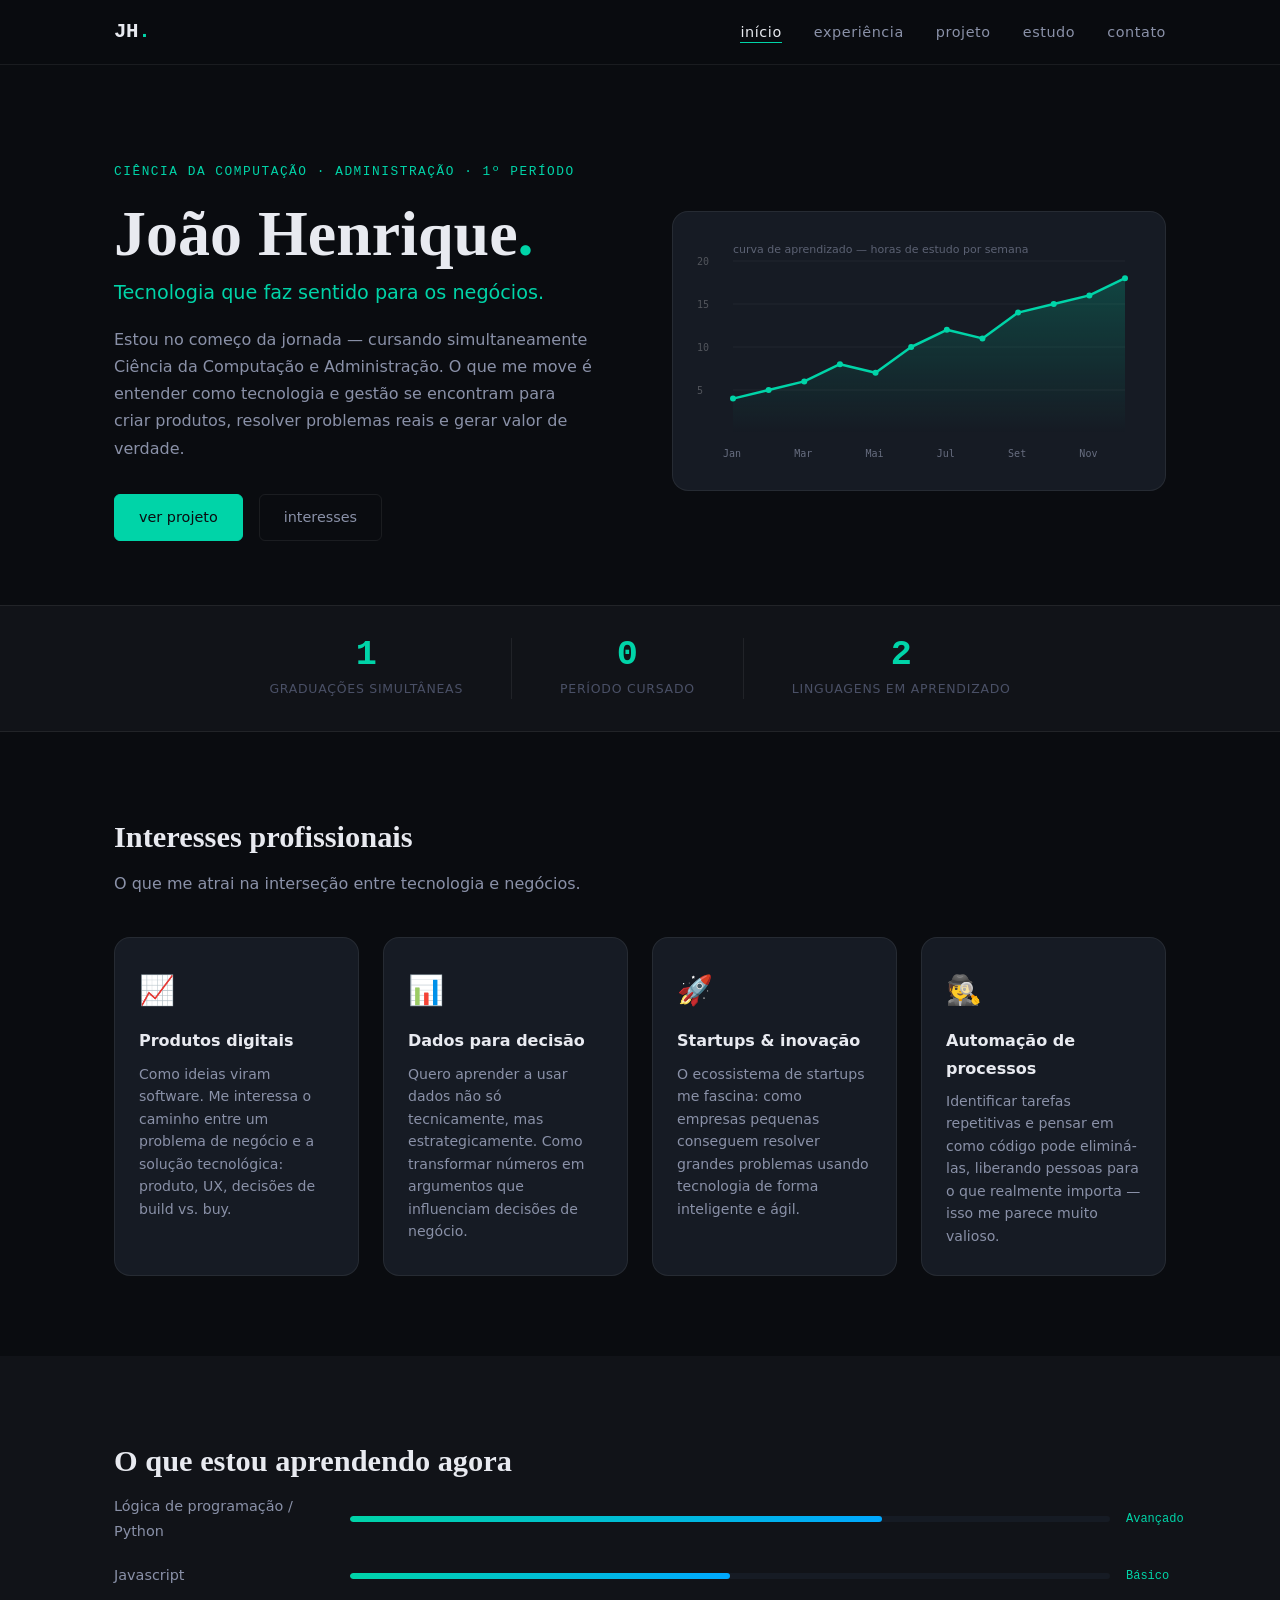
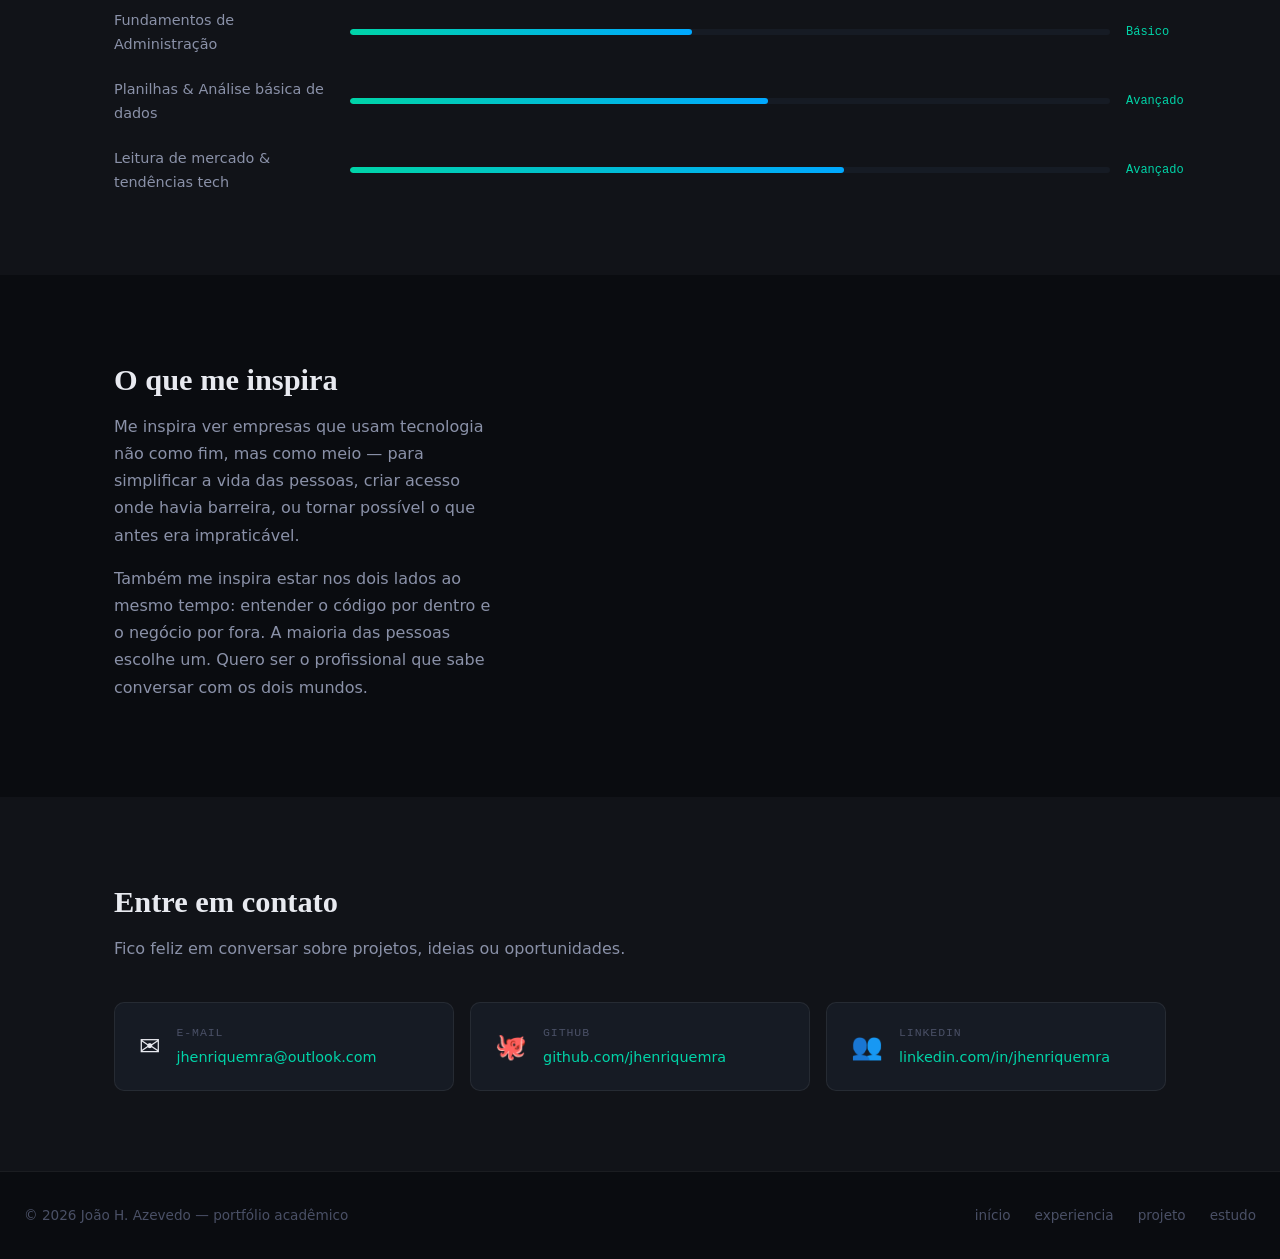
<file: index.html>
<!DOCTYPE html>
<html lang="pt-BR">
<head>
  <meta charset="UTF-8" />
  <meta name="viewport" content="width=device-width, initial-scale=1.0" />
  <title>Portfólio — Tecnologia & Negócios</title>
  <link rel="stylesheet" href="style.css" />
</head>
<body>

  <header class="site-header">
    <nav class="nav-container">
      <a href="index.html" class="nav-logo">JH<span class="accent">.</span></a>
      <ul class="nav-links">
        <li><a href="index.html" class="nav-link active">início</a></li>
        <li><a href="experiencia.html" class="nav-link">experiência</a></li>
        <li><a href="projeto.html" class="nav-link">projeto</a></li>
        <li><a href="links.html" class="nav-link">estudo</a></li>
        <li><a href="#contato" class="nav-link">contato</a></li>
      </ul>
      <button class="menu-toggle" id="menuToggle" aria-label="Abrir menu">&#9776;</button>
    </nav>
  </header>

  <main>

    <section class="hero">
      <div class="hero-content">
        <p class="hero-eyebrow">Ciência da Computação · Administração · 1º período</p>
        <h1 class="hero-title">João Henrique<span class="accent">.</span></h1>
        <p class="hero-subtitle">Tecnologia que faz sentido para os negócios.</p>
        <p class="hero-desc">
          Estou no começo da jornada — cursando simultaneamente Ciência da Computação
          e Administração. O que me move é entender como tecnologia e gestão se encontram
          para criar produtos, resolver problemas reais e gerar valor de verdade.
        </p>
        <div class="hero-cta">
          <a href="projeto.html" class="btn btn-primary">ver projeto</a>
          <a href="#interesses" class="btn btn-ghost">interesses</a>
        </div>
      </div>
      <div class="hero-chart" aria-hidden="true">
        <canvas id="heroChart"></canvas>
      </div>
    </section>

    <section class="stats-strip">
      <div class="stat-item">
        <span class="stat-number" data-target="2">0</span>
        <span class="stat-label">graduações simultâneas</span>
      </div>
      <div class="stat-item">
        <span class="stat-number" data-target="1">0</span>
        <span class="stat-label">período cursado</span>
      </div>
      <div class="stat-item">
        <span class="stat-number" data-target="3">0</span>
        <span class="stat-label">linguagens em aprendizado</span>
      </div>
    </section>

    <section class="section" id="interesses">
      <div class="section-inner">
        <h2 class="section-title">Interesses profissionais</h2>
        <p class="section-sub">O que me atrai na interseção entre tecnologia e negócios.</p>

        <div class="interests-grid">
          <article class="interest-card">
            <div class="interest-icon">&#128200;</div>
            <h3>Produtos digitais</h3>
            <p>Como ideias viram software. Me interessa o caminho entre um problema de negócio e a solução tecnológica: produto, UX, decisões de build vs. buy.</p>
          </article>
          <article class="interest-card">
            <div class="interest-icon">&#128202;</div>
            <h3>Dados para decisão</h3>
            <p>Quero aprender a usar dados não só tecnicamente, mas estrategicamente. Como transformar números em argumentos que influenciam decisões de negócio.</p>
          </article>
          <article class="interest-card">
            <div class="interest-icon">&#128640;</div>
            <h3>Startups & inovação</h3>
            <p>O ecossistema de startups me fascina: como empresas pequenas conseguem resolver grandes problemas usando tecnologia de forma inteligente e ágil.</p>
          </article>
          <article class="interest-card">
            <div class="interest-icon">&#128373;</div>
            <h3>Automação de processos</h3>
            <p>Identificar tarefas repetitivas e pensar em como código pode eliminá-las, liberando pessoas para o que realmente importa — isso me parece muito valioso.</p>
          </article>
        </div>
      </div>
    </section>

    <section class="section section-alt">
      <div class="section-inner">
        <h2 class="section-title">O que estou aprendendo agora</h2>

        <div class="skills-list">
          <div class="skill-row">
            <span class="skill-name">Lógica de programação / Python</span>
            <div class="skill-bar-wrap">
              <div class="skill-bar" data-width="70"></div>
            </div>
            <span class="skill-pct">Avançado</span>
          </div>
          <div class="skill-row">
            <span class="skill-name">Javascript</span>
            <div class="skill-bar-wrap">
              <div class="skill-bar" data-width="50"></div>
            </div>
            <span class="skill-pct">Básico</span>
          </div>
          <div class="skill-row">
            <span class="skill-name">Fundamentos de Administração</span>
            <div class="skill-bar-wrap">
              <div class="skill-bar" data-width="45"></div>
            </div>
            <span class="skill-pct">Básico</span>
          </div>
          <div class="skill-row">
            <span class="skill-name">Planilhas &amp; Análise básica de dados</span>
            <div class="skill-bar-wrap">
              <div class="skill-bar" data-width="55"></div>
            </div>
            <span class="skill-pct">Avançado</span>
          </div>
          <div class="skill-row">
            <span class="skill-name">Leitura de mercado &amp; tendências tech</span>
            <div class="skill-bar-wrap">
              <div class="skill-bar" data-width="65"></div>
            </div>
            <span class="skill-pct">Avançado</span>
          </div>
        </div>
      </div>
    </section>

    <section class="section" id="inspiracao">
      <div class="section-inner">
        <h2 class="section-title">O que me inspira</h2>
        <div class="inspiration-grid">
          <div class="inspo-text">
            <p>
              Me inspira ver empresas que usam tecnologia não como fim, mas como meio —
              para simplificar a vida das pessoas, criar acesso onde havia barreira,
              ou tornar possível o que antes era impraticável.
            </p>
            <p>
              Também me inspira estar nos dois lados ao mesmo tempo: entender o código
              por dentro e o negócio por fora. A maioria das pessoas escolhe um.
              Quero ser o profissional que sabe conversar com os dois mundos.
            </p>
          </div>
        </div>
      </div>
    </section>

  </main>

  <section class="section section-alt" id="contato">
    <div class="section-inner">
      <h2 class="section-title">Entre em contato</h2>
      <p class="section-sub">Fico feliz em conversar sobre projetos, ideias ou oportunidades.</p>
      <div class="contact-grid">
        <a href="mailto:seuemail@email.com" class="contact-card">
          <div class="contact-icon">&#9993;</div>
          <div class="contact-info">
            <span class="contact-label">E-mail</span>
            <span class="contact-value">jhenriquemra@outlook.com</span>
          </div>
        </a>
        <a href="https://github.com/seuusuario" target="_blank" rel="noopener noreferrer" class="contact-card">
          <div class="contact-icon">&#128025;</div>
          <div class="contact-info">
            <span class="contact-label">GitHub</span>
            <span class="contact-value">github.com/jhenriquemra</span>
          </div>
        </a>
        <a href="https://linkedin.com/in/seuusuario" target="_blank" rel="noopener noreferrer" class="contact-card">
          <div class="contact-icon">&#128101;</div>
          <div class="contact-info">
            <span class="contact-label">LinkedIn</span>
            <span class="contact-value">linkedin.com/in/jhenriquemra</span>
          </div>
        </a>
      </div>
    </div>
  </section>

  <footer class="site-footer">
    <p>&copy; 2026 João H. Azevedo &mdash; portfólio acadêmico</p>
    <nav aria-label="Rodapé">
      <a href="index.html">início</a>
      <a href="experiencia.html">experiencia</a>
      <a href="projeto.html">projeto</a>
      <a href="links.html">estudo</a>
    </nav>
  </footer>

  <script src="main.js"></script>
</body>
</html>
</file>
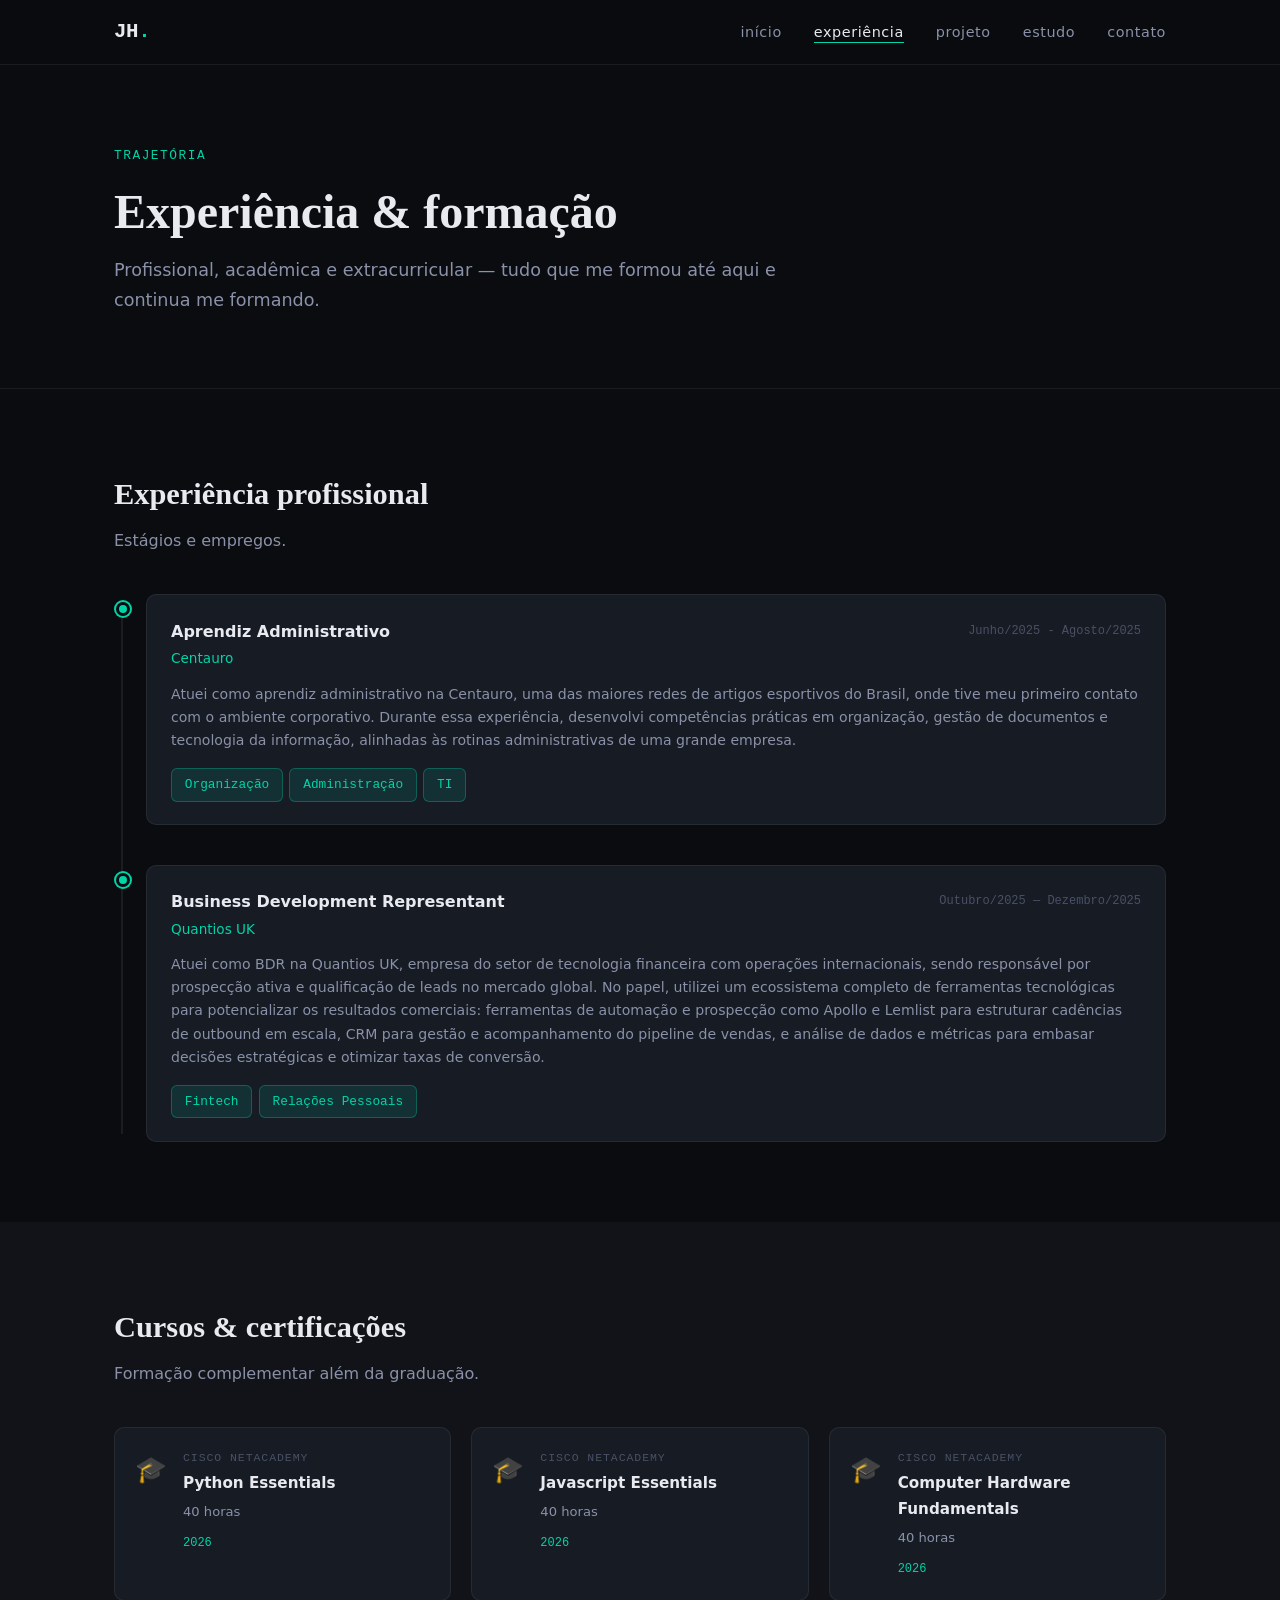
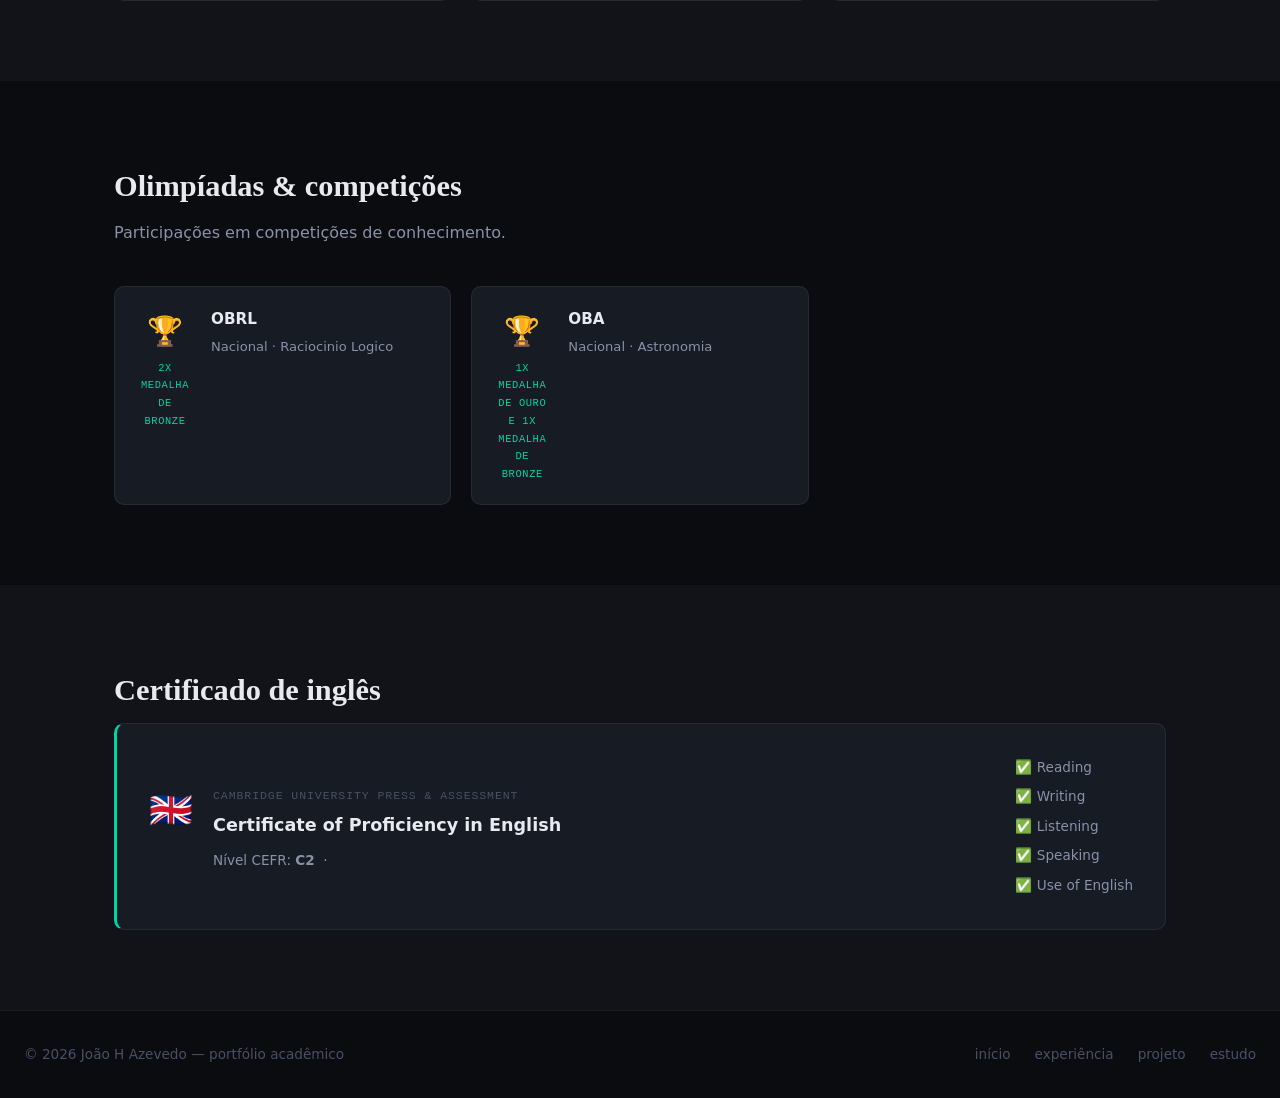
<file: experiencia.html>
<!DOCTYPE html>
<html lang="pt-BR">
<head>
  <meta charset="UTF-8" />
  <meta name="viewport" content="width=device-width, initial-scale=1.0" />
  <title>Experiência — Portfólio</title>
  <link rel="stylesheet" href="style.css" />
</head>
<body>

  <header class="site-header">
    <nav class="nav-container">
      <a href="index.html" class="nav-logo">JH<span class="accent">.</span></a>
      <ul class="nav-links">
        <li><a href="index.html" class="nav-link">início</a></li>
        <li><a href="experiencia.html" class="nav-link active">experiência</a></li>
        <li><a href="projeto.html" class="nav-link">projeto</a></li>
        <li><a href="links.html" class="nav-link">estudo</a></li>
        <li><a href="index.html#contato" class="nav-link">contato</a></li>
      </ul>
      <button class="menu-toggle" id="menuToggle" aria-label="Abrir menu">&#9776;</button>
    </nav>
  </header>

  <main>

    <section class="page-hero">
      <div class="section-inner">
        <p class="hero-eyebrow">Trajetória</p>
        <h1 class="page-title">Experiência &amp; formação</h1>
        <p class="page-lead">
          Profissional, acadêmica e extracurricular — tudo que me formou
          até aqui e continua me formando.
        </p>
      </div>
    </section>

    <section class="section">
      <div class="section-inner">
        <h2 class="section-title">Experiência profissional</h2>
        <p class="section-sub">Estágios e empregos.</p>

        <div class="timeline">

          <article class="timeline-item">
            <div class="timeline-marker"></div>
            <div class="timeline-body">
              <div class="timeline-header">
                <div>
                  <h3 class="timeline-role">Aprendiz Administrativo</h3>
                  <span class="timeline-org">Centauro</span>
                </div>
                <span class="timeline-period">Junho/2025 - Agosto/2025</span>
              </div>
              <p class="timeline-desc">
                Atuei como aprendiz administrativo na Centauro, uma das maiores redes de artigos esportivos do Brasil, onde tive meu primeiro contato com o ambiente corporativo. Durante essa experiência, desenvolvi competências práticas em organização, gestão de documentos e tecnologia da informação, alinhadas às rotinas administrativas de uma grande empresa.
              </p>
              <div class="timeline-tags">
                <span class="tag">Organização</span>
                <span class="tag">Administração</span>
                <span class="tag">TI</span>
              </div>
            </div>
          </article>

          <article class="timeline-item">
            <div class="timeline-marker"></div>
            <div class="timeline-body">
              <div class="timeline-header">
                <div>
                  <h3 class="timeline-role">Business Development Representant</h3>
                  <span class="timeline-org">Quantios UK</span>
                </div>
                <span class="timeline-period">Outubro/2025 — Dezembro/2025</span>
              </div>
              <p class="timeline-desc">
                Atuei como BDR na Quantios UK, empresa do setor de tecnologia financeira com operações internacionais, sendo responsável por prospecção ativa e qualificação de leads no mercado global. No papel, utilizei um ecossistema completo de ferramentas tecnológicas para potencializar os resultados comerciais: ferramentas de automação e prospecção como Apollo e Lemlist para estruturar cadências de outbound em escala, CRM para gestão e acompanhamento do pipeline de vendas, e análise de dados e métricas para embasar decisões estratégicas e otimizar taxas de conversão.
              </p>
              <div class="timeline-tags">
                <span class="tag">Fintech</span>
                <span class="tag">Relações Pessoais</span>
              </div>
            </div>
          </article>

        </div>
      </div>
    </section>

    <section class="section section-alt">
      <div class="section-inner">
        <h2 class="section-title">Cursos &amp; certificações</h2>
        <p class="section-sub">Formação complementar além da graduação.</p>

        <div class="cards-grid">

          <article class="cert-card">
            <div class="cert-icon">&#127891;</div>
            <div class="cert-body">
              <span class="cert-issuer">Cisco NetAcademy</span>
              <h3 class="cert-name">Python Essentials</h3>
              <p class="cert-detail">40 horas</p>
              <span class="cert-year">2026</span>
            </div>
          </article>

          <article class="cert-card">
            <div class="cert-icon">&#127891;</div>
            <div class="cert-body">
              <span class="cert-issuer">Cisco NetAcademy</span>
              <h3 class="cert-name">Javascript Essentials</h3>
              <p class="cert-detail">40 horas</p>
              <span class="cert-year">2026</span>
            </div>
          </article>

          <article class="cert-card">
            <div class="cert-icon">&#127891;</div>
            <div class="cert-body">
              <span class="cert-issuer">Cisco NetAcademy</span>
              <h3 class="cert-name">Computer Hardware Fundamentals</h3>
              <p class="cert-detail">40 horas</p>
              <span class="cert-year">2026</span>
            </div>
          </article>

        </div>
      </div>
    </section>

    <section class="section">
      <div class="section-inner">
        <h2 class="section-title">Olimpíadas &amp; competições</h2>
        <p class="section-sub">Participações em competições de conhecimento.</p>

        <div class="cards-grid">

          <article class="award-card">
            <div class="award-badge">
              <span class="award-medal">&#127942;</span>
              <span class="award-result">2x Medalha de bronze</span>
            </div>
            <div class="award-body">
              <h3 class="award-name">OBRL</h3>
              <p class="award-detail">Nacional · Raciocinio Logico</p>
            </div>
          </article>

          <article class="award-card">
            <div class="award-badge">
              <span class="award-medal">&#127942;</span>
              <span class="award-result">1x Medalha de ouro e 1x Medalha de bronze</span>
            </div>
            <div class="award-body">
              <h3 class="award-name">OBA</h3>
              <p class="award-detail">Nacional · Astronomia</p>
            </div>
          </article>

        </div>
      </div>
    </section>

    <section class="section section-alt">
      <div class="section-inner">
        <h2 class="section-title">Certificado de inglês</h2>

        <div class="cambridge-card">
          <div class="cambridge-left">
            <div class="cambridge-logo">&#127468;&#127463;</div>
            <div>
              <span class="cert-issuer">Cambridge University Press &amp; Assessment</span>
              <h3 class="cambridge-cert">Certificate of Proficiency in English</h3>
              <p class="cambridge-detail">
                Nível CEFR: <strong>C2</strong> &nbsp;·&nbsp
              </p>
            </div>
          </div>
          <div class="cambridge-right">
            <ul class="checklist">
              <li>&#9989; Reading</li>
              <li>&#9989; Writing</li>
              <li>&#9989; Listening</li>
              <li>&#9989; Speaking</li>
              <li>&#9989; Use of English</li>
            </ul>
          </div>
        </div>

      </div>
    </section>

  </main>

  <footer class="site-footer">
    <p>&copy; 2026 João H Azevedo &mdash; portfólio acadêmico</p>
    <nav aria-label="Rodapé">
      <a href="index.html">início</a>
      <a href="experiencia.html">experiência</a>
      <a href="projeto.html">projeto</a>
      <a href="links.html">estudo</a>
    </nav>
  </footer>

  <script src="main.js"></script>
</body>
</html>
</file>
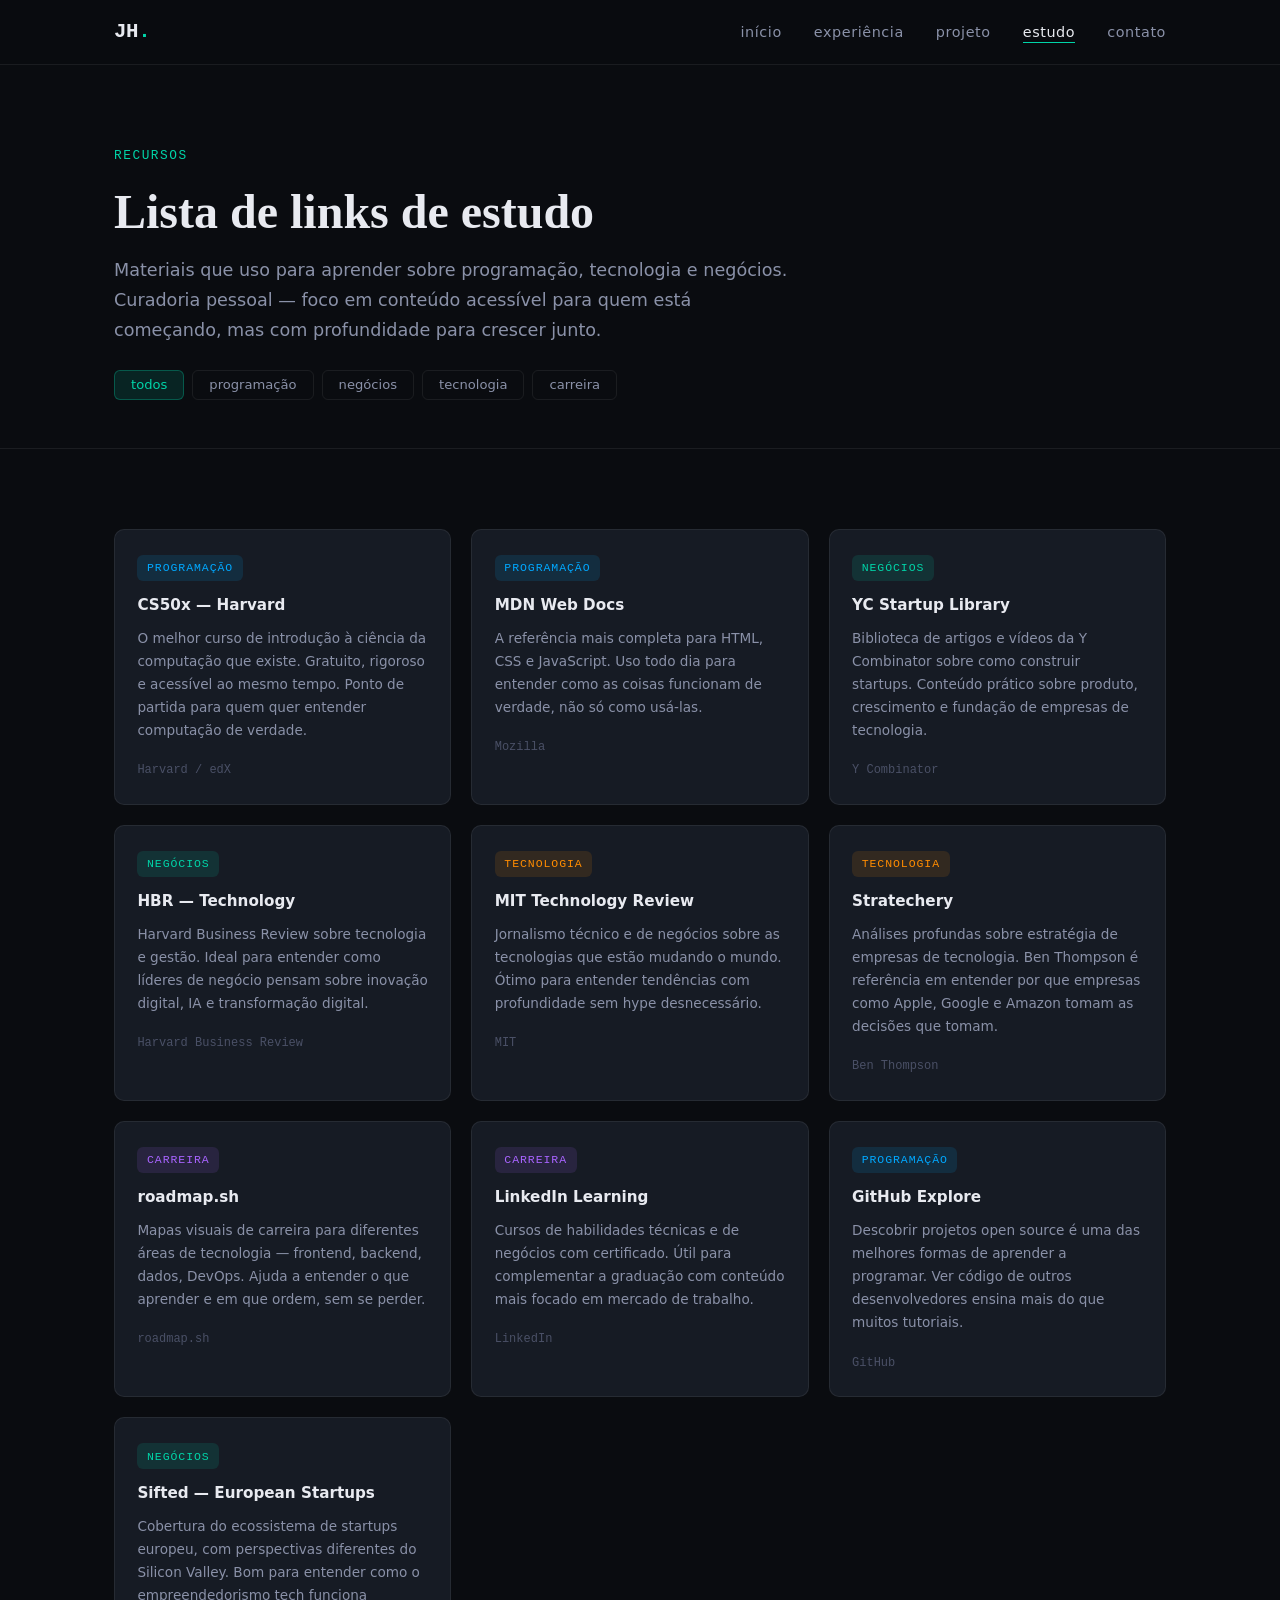
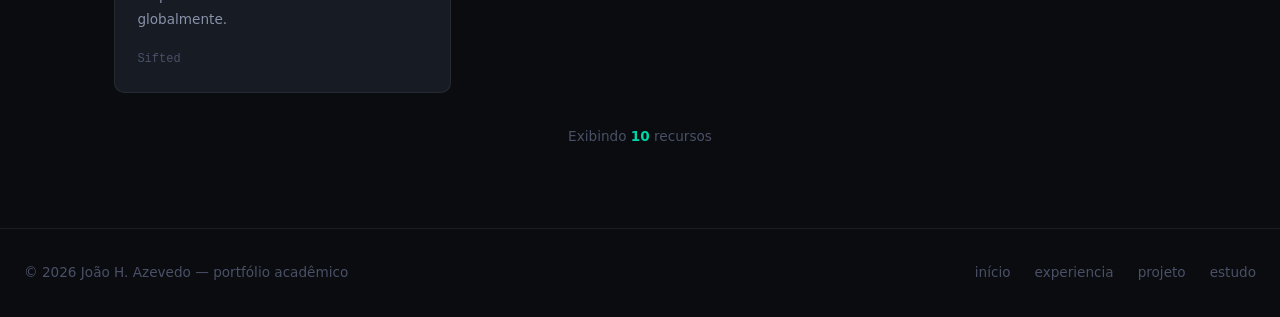
<file: links.html>
<!DOCTYPE html>
<html lang="pt-BR">
<head>
  <meta charset="UTF-8" />
  <meta name="viewport" content="width=device-width, initial-scale=1.0" />
  <title>Links de Estudo — Tecnologia & Negócios</title>
  <link rel="stylesheet" href="style.css" />
</head>
<body>

  <header class="site-header">
    <nav class="nav-container">
      <a href="index.html" class="nav-logo">JH<span class="accent">.</span></a>
      <ul class="nav-links">
        <li><a href="index.html" class="nav-link">início</a></li>
        <li><a href="experiencia.html" class="nav-link">experiência</a></li>
        <li><a href="projeto.html" class="nav-link">projeto</a></li>
        <li><a href="links.html" class="nav-link active">estudo</a></li>
        <li><a href="index.html#contato" class="nav-link">contato</a></li>
      </ul>
      <button class="menu-toggle" id="menuToggle" aria-label="Abrir menu">&#9776;</button>
    </nav>
  </header>

  <main>

    <section class="page-hero">
      <div class="section-inner">
        <p class="hero-eyebrow">Recursos</p>
        <h1 class="page-title">Lista de links de estudo</h1>
        <p class="page-lead">
          Materiais que uso para aprender sobre programação, tecnologia e negócios.
          Curadoria pessoal — foco em conteúdo acessível para quem está começando,
          mas com profundidade para crescer junto.
        </p>
        <div class="filter-bar" role="group" aria-label="Filtrar por categoria">
          <button class="filter-btn active" data-filter="all">todos</button>
          <button class="filter-btn" data-filter="prog">programação</button>
          <button class="filter-btn" data-filter="negocios">negócios</button>
          <button class="filter-btn" data-filter="tech">tecnologia</button>
          <button class="filter-btn" data-filter="carreira">carreira</button>
        </div>
      </div>
    </section>

    <section class="section">
      <div class="section-inner">
        <div class="links-grid" id="linksGrid">

          <article class="link-card" data-cat="prog">
            <div class="link-cat-badge prog">programação</div>
            <h3><a href="https://cs50.harvard.edu/x/" target="_blank" rel="noopener noreferrer">CS50x — Harvard</a></h3>
            <p>O melhor curso de introdução à ciência da computação que existe. Gratuito, rigoroso e acessível ao mesmo tempo. Ponto de partida para quem quer entender computação de verdade.</p>
            <span class="link-source">Harvard / edX</span>
          </article>

          <article class="link-card" data-cat="prog">
            <div class="link-cat-badge prog">programação</div>
            <h3><a href="https://developer.mozilla.org/pt-BR/" target="_blank" rel="noopener noreferrer">MDN Web Docs</a></h3>
            <p>A referência mais completa para HTML, CSS e JavaScript. Uso todo dia para entender como as coisas funcionam de verdade, não só como usá-las.</p>
            <span class="link-source">Mozilla</span>
          </article>

          <article class="link-card" data-cat="negocios">
            <div class="link-cat-badge negocios">negócios</div>
            <h3><a href="https://www.ycombinator.com/library" target="_blank" rel="noopener noreferrer">YC Startup Library</a></h3>
            <p>Biblioteca de artigos e vídeos da Y Combinator sobre como construir startups. Conteúdo prático sobre produto, crescimento e fundação de empresas de tecnologia.</p>
            <span class="link-source">Y Combinator</span>
          </article>

          <article class="link-card" data-cat="negocios">
            <div class="link-cat-badge negocios">negócios</div>
            <h3><a href="https://hbr.org/topic/technology" target="_blank" rel="noopener noreferrer">HBR — Technology</a></h3>
            <p>Harvard Business Review sobre tecnologia e gestão. Ideal para entender como líderes de negócio pensam sobre inovação digital, IA e transformação digital.</p>
            <span class="link-source">Harvard Business Review</span>
          </article>

          <article class="link-card" data-cat="tech">
            <div class="link-cat-badge tech">tecnologia</div>
            <h3><a href="https://www.technologyreview.com" target="_blank" rel="noopener noreferrer">MIT Technology Review</a></h3>
            <p>Jornalismo técnico e de negócios sobre as tecnologias que estão mudando o mundo. Ótimo para entender tendências com profundidade sem hype desnecessário.</p>
            <span class="link-source">MIT</span>
          </article>

          <article class="link-card" data-cat="tech">
            <div class="link-cat-badge tech">tecnologia</div>
            <h3><a href="https://stratechery.com" target="_blank" rel="noopener noreferrer">Stratechery</a></h3>
            <p>Análises profundas sobre estratégia de empresas de tecnologia. Ben Thompson é referência em entender por que empresas como Apple, Google e Amazon tomam as decisões que tomam.</p>
            <span class="link-source">Ben Thompson</span>
          </article>

          <article class="link-card" data-cat="carreira">
            <div class="link-cat-badge carreira">carreira</div>
            <h3><a href="https://roadmap.sh" target="_blank" rel="noopener noreferrer">roadmap.sh</a></h3>
            <p>Mapas visuais de carreira para diferentes áreas de tecnologia — frontend, backend, dados, DevOps. Ajuda a entender o que aprender e em que ordem, sem se perder.</p>
            <span class="link-source">roadmap.sh</span>
          </article>

          <article class="link-card" data-cat="carreira">
            <div class="link-cat-badge carreira">carreira</div>
            <h3><a href="https://www.linkedin.com/learning/" target="_blank" rel="noopener noreferrer">LinkedIn Learning</a></h3>
            <p>Cursos de habilidades técnicas e de negócios com certificado. Útil para complementar a graduação com conteúdo mais focado em mercado de trabalho.</p>
            <span class="link-source">LinkedIn</span>
          </article>

          <article class="link-card" data-cat="prog">
            <div class="link-cat-badge prog">programação</div>
            <h3><a href="https://github.com/explore" target="_blank" rel="noopener noreferrer">GitHub Explore</a></h3>
            <p>Descobrir projetos open source é uma das melhores formas de aprender a programar. Ver código de outros desenvolvedores ensina mais do que muitos tutoriais.</p>
            <span class="link-source">GitHub</span>
          </article>

          <article class="link-card" data-cat="negocios">
            <div class="link-cat-badge negocios">negócios</div>
            <h3><a href="https://sifted.eu" target="_blank" rel="noopener noreferrer">Sifted — European Startups</a></h3>
            <p>Cobertura do ecossistema de startups europeu, com perspectivas diferentes do Silicon Valley. Bom para entender como o empreendedorismo tech funciona globalmente.</p>
            <span class="link-source">Sifted</span>
          </article>

        </div>

        <p class="links-count" id="linksCount">Exibindo <strong>10</strong> recursos</p>

      </div>
    </section>

  </main>

  <footer class="site-footer">
    <p>&copy; 2026 João H. Azevedo &mdash; portfólio acadêmico</p>
    <nav aria-label="Rodapé">
      <a href="index.html">início</a>
      <a href="experiencia">experiencia</a>
      <a href="projeto.html">projeto</a>
      <a href="links.html">estudo</a>
    </nav>
  </footer>

  <script src="main.js"></script>
</body>
</html>
</file>
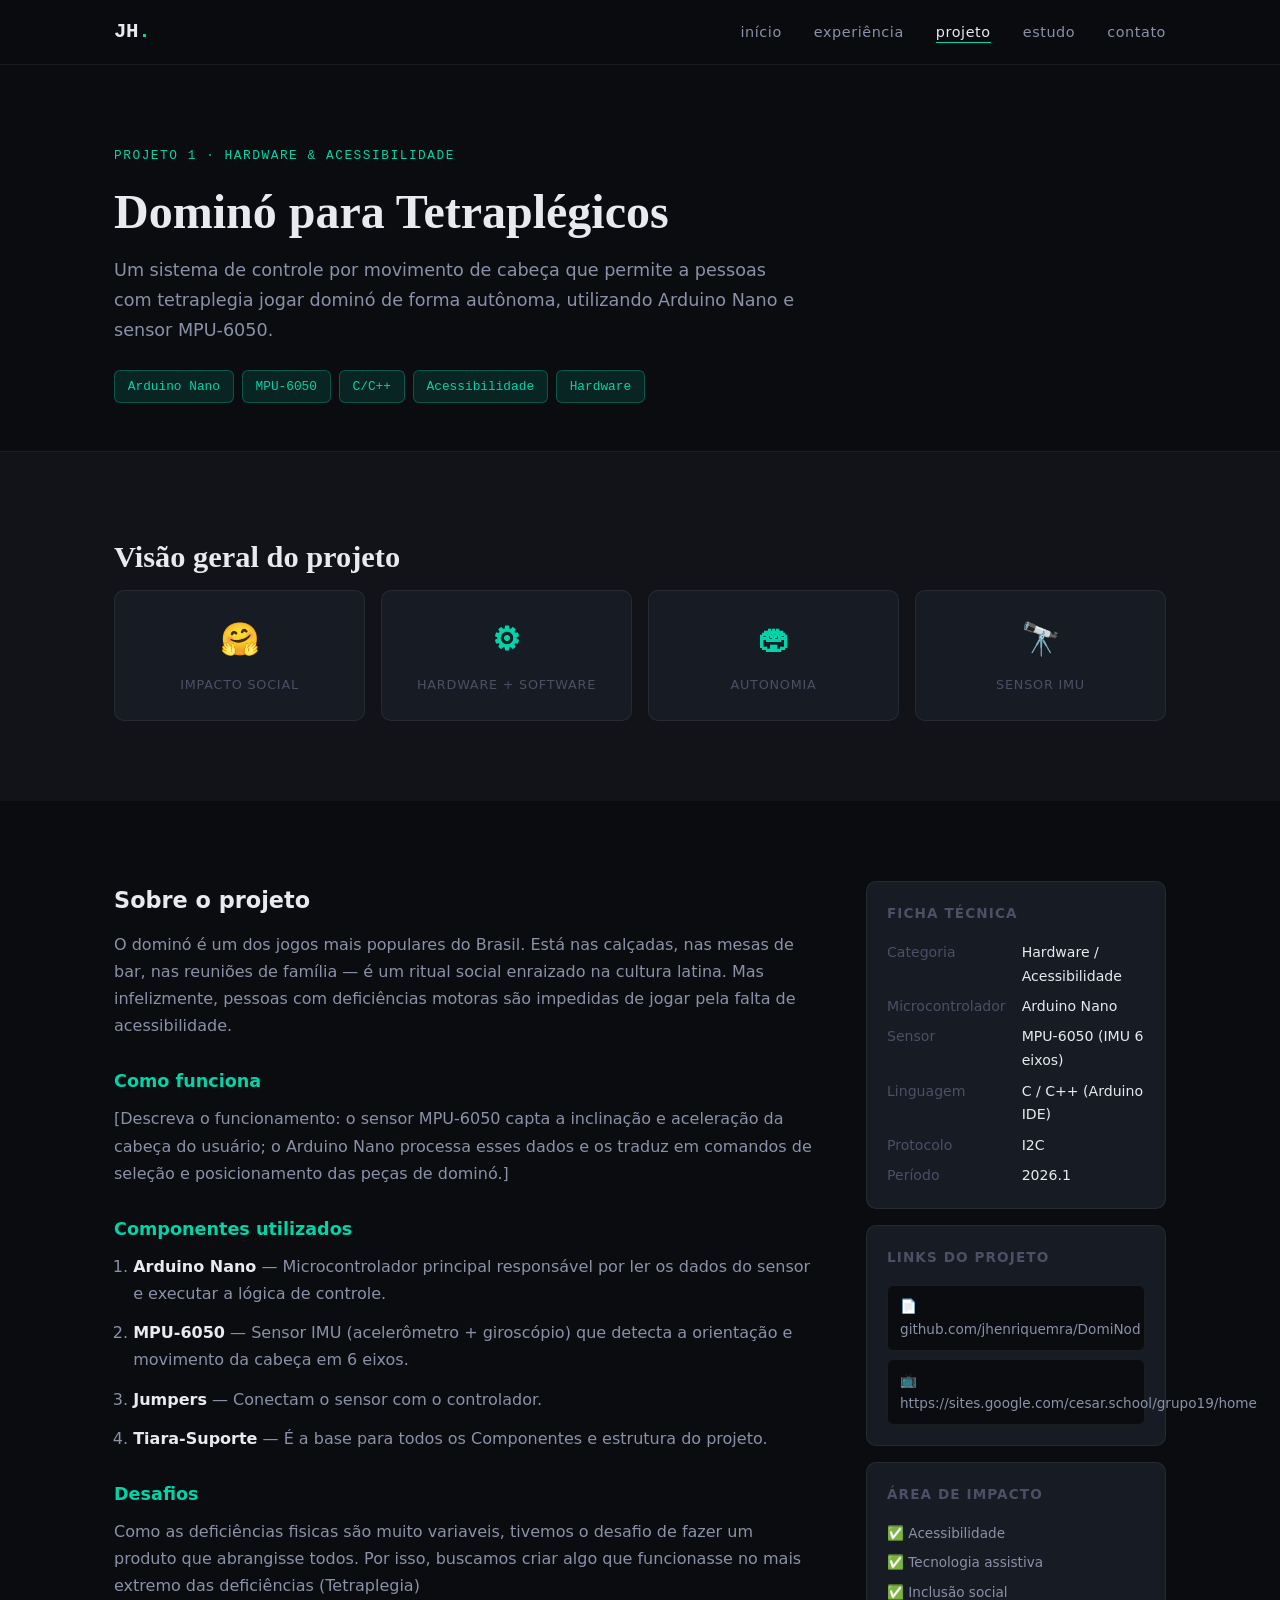
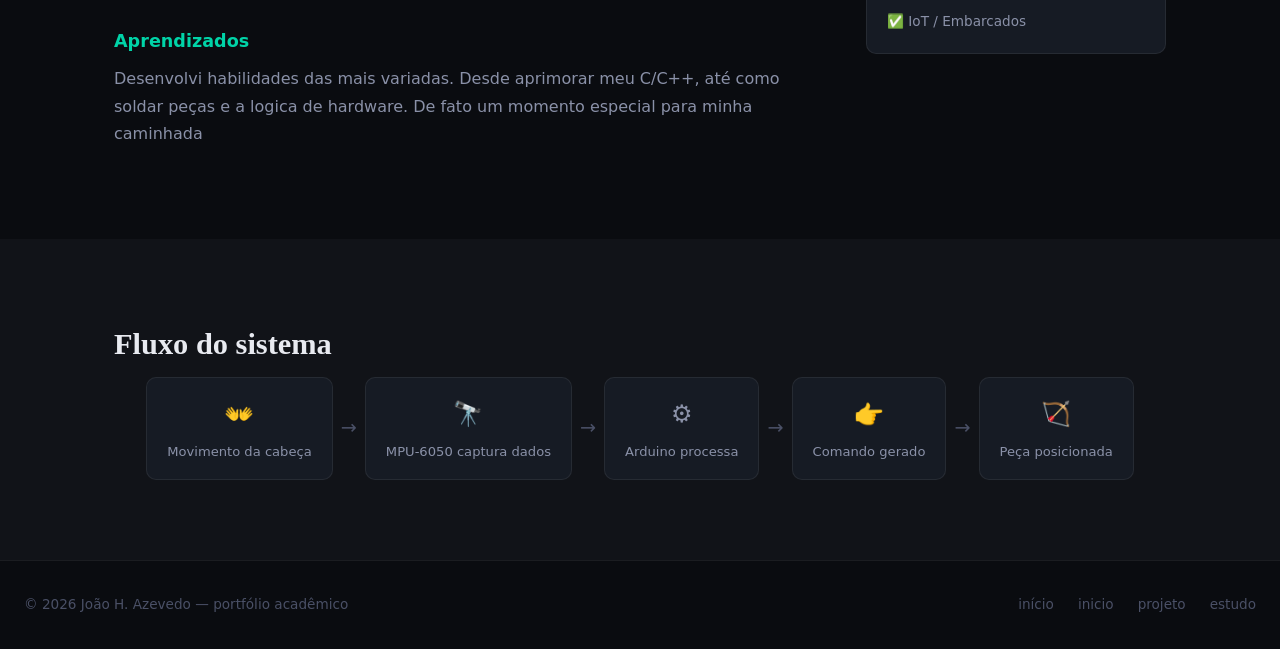
<file: projeto.html>
<!DOCTYPE html>
<html lang="pt-BR">
<head>
  <meta charset="UTF-8" />
  <meta name="viewport" content="width=device-width, initial-scale=1.0" />
  <title>Projeto 1 — Dominó para Tetraplégicos</title>
  <link rel="stylesheet" href="style.css" />
</head>
<body>

  <header class="site-header">
    <nav class="nav-container">
      <a href="index.html" class="nav-logo">JH<span class="accent">.</span></a>
      <ul class="nav-links">
        <li><a href="index.html" class="nav-link">início</a></li>
        <li><a href="experiencia.html" class="nav-link">experiência</a></li>
        <li><a href="projeto.html" class="nav-link active">projeto</a></li>
        <li><a href="links.html" class="nav-link">estudo</a></li>
        <li><a href="index.html#contato" class="nav-link">contato</a></li>
      </ul>
      <button class="menu-toggle" id="menuToggle" aria-label="Abrir menu">&#9776;</button>
    </nav>
  </header>

  <main>

    <section class="page-hero">
      <div class="section-inner">
        <p class="hero-eyebrow">Projeto 1 · Hardware &amp; Acessibilidade</p>
        <h1 class="page-title">Dominó para Tetraplégicos</h1>
        <p class="page-lead">
          Um sistema de controle por movimento de cabeça que permite a pessoas
          com tetraplegia jogar dominó de forma autônoma, utilizando Arduino Nano
          e sensor MPU-6050.
        </p>
        <div class="project-tags">
          <span class="tag">Arduino Nano</span>
          <span class="tag">MPU-6050</span>
          <span class="tag">C/C++</span>
          <span class="tag">Acessibilidade</span>
          <span class="tag">Hardware</span>
        </div>
      </div>
    </section>

    <section class="section section-alt">
      <div class="section-inner">
        <h2 class="section-title">Visão geral do projeto</h2>
        <div class="metrics-grid">
          <div class="metric-card">
            <span class="metric-val">&#129303;</span>
            <span class="metric-label">impacto social</span>
          </div>
          <div class="metric-card">
            <span class="metric-val">&#9881;</span>
            <span class="metric-label">hardware + software</span>
          </div>
          <div class="metric-card">
            <span class="metric-val">&#127967;</span>
            <span class="metric-label">autonomia</span>
          </div>
          <div class="metric-card">
            <span class="metric-val">&#128301;</span>
            <span class="metric-label">sensor IMU</span>
          </div>
        </div>
      </div>
    </section>

    <section class="section">
      <div class="section-inner project-layout">

        <div class="project-body">
          <h2>Sobre o projeto</h2>
          <p>
            O dominó é um dos jogos mais populares do Brasil. Está nas calçadas, nas mesas de bar, nas reuniões de família — é um ritual social enraizado na cultura latina. Mas infelizmente, pessoas com deficiências motoras são impedidas de jogar pela falta de acessibilidade.
          </p>

          <h3>Como funciona</h3>
          <p>
            [Descreva o funcionamento: o sensor MPU-6050 capta a inclinação e aceleração da cabeça do usuário; o Arduino Nano processa esses dados e os traduz em comandos de seleção e posicionamento das peças de dominó.]
          </p>

          <h3>Componentes utilizados</h3>
          <ol class="project-steps">
            <li>
              <strong>Arduino Nano</strong> — Microcontrolador principal responsável por
              ler os dados do sensor e executar a lógica de controle.
            </li>
            <li>
              <strong>MPU-6050</strong> — Sensor IMU (acelerômetro + giroscópio) que
              detecta a orientação e movimento da cabeça em 6 eixos.
            </li>
            <li>
              <strong>Jumpers</strong> — Conectam o sensor com o controlador.
            </li>
            <li>
              <strong>Tiara-Suporte</strong> — É a base para todos os Componentes e estrutura do projeto.
            </li>
          </ol>

          <h3>Desafios</h3>
          <p>
            Como as deficiências fisicas são muito variaveis, tivemos o desafio de fazer um produto que abrangisse todos. Por isso, buscamos criar algo que funcionasse no mais extremo das deficiências (Tetraplegia)
          </p>

          <h3>Aprendizados</h3>
          <p>
            Desenvolvi habilidades das mais variadas. Desde aprimorar meu C/C++, até como soldar peças e a logica de hardware. De fato um momento especial para minha caminhada
          </p>
        </div>

        <aside class="project-sidebar">
          <div class="sidebar-card">
            <h4>Ficha técnica</h4>
            <dl>
              <dt>Categoria</dt>
              <dd>Hardware / Acessibilidade</dd>
              <dt>Microcontrolador</dt>
              <dd>Arduino Nano</dd>
              <dt>Sensor</dt>
              <dd>MPU-6050 (IMU 6 eixos)</dd>
              <dt>Linguagem</dt>
              <dd>C / C++ (Arduino IDE)</dd>
              <dt>Protocolo</dt>
              <dd>I2C</dd>
              <dt>Período</dt>
              <dd>2026.1</dd>
            </dl>
          </div>

          <div class="sidebar-card">
            <h4>Links do projeto</h4>
            <ul class="sidebar-links">
              <li><a href="#" class="btn-link">&#128196; github.com/jhenriquemra/DomiNod</a></li>
              <li><a href="#" class="btn-link">&#128250; https://sites.google.com/cesar.school/grupo19/home</a></li>
            </ul>
          </div>

          <div class="sidebar-card">
            <h4>Área de impacto</h4>
            <ul class="checklist">
              <li>&#9989; Acessibilidade</li>
              <li>&#9989; Tecnologia assistiva</li>
              <li>&#9989; Inclusão social</li>
              <li>&#9989; IoT / Embarcados</li>
            </ul>
          </div>
        </aside>

      </div>
    </section>

    <section class="section section-alt">
      <div class="section-inner">
        <h2 class="section-title">Fluxo do sistema</h2>
        <div class="pipeline">
          <div class="pipe-step">
            <div class="pipe-icon">&#128080;</div>
            <span>Movimento da cabeça</span>
          </div>
          <div class="pipe-arrow">&#8594;</div>
          <div class="pipe-step">
            <div class="pipe-icon">&#128301;</div>
            <span>MPU-6050 captura dados</span>
          </div>
          <div class="pipe-arrow">&#8594;</div>
          <div class="pipe-step">
            <div class="pipe-icon">&#9881;</div>
            <span>Arduino processa</span>
          </div>
          <div class="pipe-arrow">&#8594;</div>
          <div class="pipe-step">
            <div class="pipe-icon">&#128073;</div>
            <span>Comando gerado</span>
          </div>
          <div class="pipe-arrow">&#8594;</div>
          <div class="pipe-step">
            <div class="pipe-icon">&#127993;</div>
            <span>Peça posicionada</span>
          </div>
        </div>
      </div>
    </section>

  </main>

  <footer class="site-footer">
    <p>&copy; 2026 João H. Azevedo &mdash; portfólio acadêmico</p>
    <nav aria-label="Rodapé">
      <a href="index.html">início</a>
      <a href="experiencia.html">inicio</a>
      <a href="projeto.html">projeto</a>
      <a href="links.html">estudo</a>
    </nav>
  </footer>

  <script src="main.js"></script>
</body>
</html>
</file>
<file: style.css>
:root {
  --bg-base: #0a0c10;
  --bg-surface: #111318;
  --bg-card: #161b24;
  --bg-card-hover: #1d2330;
  --accent: #00d4a8;
  --accent-dim: rgba(0, 212, 168, 0.12);
  --accent-hover: #00ebb9;
  --text-primary: #e8eaf0;
  --text-secondary: #8a91a8;
  --text-muted: #4a5066;
  --border: rgba(255,255,255,0.07);
  --border-accent: rgba(0,212,168,0.3);
  --radius-sm: 6px;
  --radius-md: 10px;
  --radius-lg: 16px;
  --font-display: 'Georgia', serif;
  --font-body: system-ui, -apple-system, 'Segoe UI', sans-serif;
  --font-mono: 'Courier New', monospace;
  --transition: 0.2s ease;
}

*, *::before, *::after { box-sizing: border-box; margin: 0; padding: 0; }

html { scroll-behavior: smooth; }

body {
  background-color: var(--bg-base);
  color: var(--text-primary);
  font-family: var(--font-body);
  font-size: 1rem;
  line-height: 1.7;
  min-height: 100vh;
}

a { color: var(--accent); text-decoration: none; transition: color var(--transition); }
a:hover { color: var(--accent-hover); }

img, canvas { max-width: 100%; }

ul { list-style: none; }

.site-header {
  position: sticky;
  top: 0;
  z-index: 100;
  background: rgba(10,12,16,0.85);
  backdrop-filter: blur(12px);
  border-bottom: 1px solid var(--border);
}

.nav-container {
  max-width: 1100px;
  margin: 0 auto;
  padding: 0 1.5rem;
  height: 64px;
  display: flex;
  align-items: center;
  justify-content: space-between;
}

.nav-logo {
  font-family: var(--font-mono);
  font-size: 1.3rem;
  font-weight: 700;
  color: var(--text-primary);
  letter-spacing: -0.02em;
}

.nav-links {
  display: flex;
  gap: 2rem;
}

.nav-link {
  color: var(--text-secondary);
  font-size: 0.9rem;
  letter-spacing: 0.04em;
  padding-bottom: 2px;
  border-bottom: 1px solid transparent;
  transition: color var(--transition), border-color var(--transition);
}

.nav-link:hover,
.nav-link.active {
  color: var(--text-primary);
  border-bottom-color: var(--accent);
}

.accent { color: var(--accent); }

.menu-toggle {
  display: none;
  background: none;
  border: none;
  color: var(--text-primary);
  font-size: 1.4rem;
  cursor: pointer;
}

.hero {
  max-width: 1100px;
  margin: 0 auto;
  padding: 6rem 1.5rem 4rem;
  display: grid;
  grid-template-columns: 1fr 1fr;
  gap: 4rem;
  align-items: center;
}

.hero-eyebrow {
  font-family: var(--font-mono);
  font-size: 0.8rem;
  color: var(--accent);
  letter-spacing: 0.12em;
  text-transform: uppercase;
  margin-bottom: 1rem;
}

.hero-title {
  font-family: var(--font-display);
  font-size: clamp(2.5rem, 5vw, 4rem);
  font-weight: 700;
  line-height: 1.1;
  margin-bottom: 0.5rem;
}

.hero-subtitle {
  font-size: 1.2rem;
  color: var(--accent);
  margin-bottom: 1rem;
}

.hero-desc {
  color: var(--text-secondary);
  font-size: 1rem;
  max-width: 480px;
  margin-bottom: 2rem;
}

.hero-cta {
  display: flex;
  gap: 1rem;
  flex-wrap: wrap;
}

.hero-chart {
  background: var(--bg-card);
  border: 1px solid var(--border);
  border-radius: var(--radius-lg);
  padding: 1.5rem;
  height: 280px;
  display: flex;
  align-items: center;
  justify-content: center;
}

.hero-chart canvas { width: 100% !important; }

.btn {
  display: inline-block;
  padding: 0.65rem 1.5rem;
  border-radius: var(--radius-sm);
  font-size: 0.9rem;
  font-weight: 500;
  cursor: pointer;
  transition: all var(--transition);
  border: 1px solid transparent;
}

.btn-primary {
  background: var(--accent);
  color: #0a0c10;
  border-color: var(--accent);
}

.btn-primary:hover {
  background: var(--accent-hover);
  color: #0a0c10;
  transform: translateY(-1px);
}

.btn-ghost {
  background: transparent;
  color: var(--text-secondary);
  border-color: var(--border);
}

.btn-ghost:hover {
  color: var(--text-primary);
  border-color: var(--accent);
}

.stats-strip {
  display: flex;
  justify-content: center;
  gap: 0;
  border-top: 1px solid var(--border);
  border-bottom: 1px solid var(--border);
  background: var(--bg-surface);
  padding: 2rem 1.5rem;
  flex-wrap: wrap;
}

.stat-item {
  display: flex;
  flex-direction: column;
  align-items: center;
  padding: 0 3rem;
  border-right: 1px solid var(--border);
}

.stat-item:last-child { border-right: none; }

.stat-number {
  font-family: var(--font-mono);
  font-size: 2.2rem;
  font-weight: 700;
  color: var(--accent);
  line-height: 1;
}

.stat-label {
  font-size: 0.78rem;
  color: var(--text-muted);
  text-transform: uppercase;
  letter-spacing: 0.06em;
  margin-top: 0.3rem;
  text-align: center;
}

.section { padding: 5rem 0; }
.section-alt { background: var(--bg-surface); }

.section-inner {
  max-width: 1100px;
  margin: 0 auto;
  padding: 0 1.5rem;
}

.section-title {
  font-family: var(--font-display);
  font-size: 1.9rem;
  font-weight: 700;
  margin-bottom: 0.4rem;
  color: var(--text-primary);
}

.section-sub {
  color: var(--text-secondary);
  margin-bottom: 2.5rem;
}

.interests-grid {
  display: grid;
  grid-template-columns: repeat(auto-fit, minmax(220px, 1fr));
  gap: 1.5rem;
}

.interest-card {
  background: var(--bg-card);
  border: 1px solid var(--border);
  border-radius: var(--radius-lg);
  padding: 1.75rem 1.5rem;
  transition: border-color var(--transition), background var(--transition), transform var(--transition);
}

.interest-card:hover {
  border-color: var(--border-accent);
  background: var(--bg-card-hover);
  transform: translateY(-3px);
}

.interest-icon {
  font-size: 1.8rem;
  margin-bottom: 0.75rem;
}

.interest-card h3 {
  font-size: 1rem;
  font-weight: 600;
  margin-bottom: 0.5rem;
  color: var(--text-primary);
}

.interest-card p {
  font-size: 0.88rem;
  color: var(--text-secondary);
  line-height: 1.6;
}

.skills-list { display: flex; flex-direction: column; gap: 1.25rem; }

.skill-row {
  display: grid;
  grid-template-columns: 220px 1fr 40px;
  align-items: center;
  gap: 1rem;
}

.skill-name { font-size: 0.9rem; color: var(--text-secondary); }

.skill-bar-wrap {
  height: 6px;
  background: var(--bg-card);
  border-radius: 3px;
  overflow: hidden;
}

.skill-bar {
  height: 100%;
  width: 0;
  background: linear-gradient(90deg, var(--accent), #00a8ff);
  border-radius: 3px;
  transition: width 1.2s cubic-bezier(0.4, 0, 0.2, 1);
}

.skill-pct {
  font-family: var(--font-mono);
  font-size: 0.75rem;
  color: var(--accent);
  text-align: right;
  white-space: nowrap;
}

.inspiration-grid {
  display: grid;
  grid-template-columns: 1fr 1.6fr;
  gap: 2.5rem;
  align-items: start;
}

.inspo-card {
  background: var(--bg-card);
  border: 1px solid var(--border);
  border-left: 3px solid var(--accent);
  border-radius: var(--radius-md);
  padding: 2rem;
}

.inspo-card p {
  font-family: var(--font-display);
  font-size: 1.1rem;
  line-height: 1.6;
  color: var(--text-primary);
  margin-bottom: 1rem;
}

.inspo-card cite {
  font-style: normal;
  font-size: 0.85rem;
  color: var(--accent);
}

.inspo-text p {
  color: var(--text-secondary);
  margin-bottom: 1rem;
}

.page-hero {
  padding: 5rem 0 3rem;
  border-bottom: 1px solid var(--border);
}

.page-title {
  font-family: var(--font-display);
  font-size: clamp(1.8rem, 4vw, 3rem);
  font-weight: 700;
  line-height: 1.2;
  margin-bottom: 1rem;
  color: var(--text-primary);
}

.page-lead {
  color: var(--text-secondary);
  font-size: 1.1rem;
  max-width: 680px;
  margin-bottom: 1.5rem;
}


.project-tags { display: flex; flex-wrap: wrap; gap: 0.5rem; }

.tag {
  background: var(--accent-dim);
  color: var(--accent);
  border: 1px solid var(--border-accent);
  border-radius: var(--radius-sm);
  padding: 0.3rem 0.8rem;
  font-size: 0.8rem;
  font-family: var(--font-mono);
}


.metrics-grid {
  display: grid;
  grid-template-columns: repeat(auto-fit, minmax(140px, 1fr));
  gap: 1rem;
}

.metric-card {
  background: var(--bg-card);
  border: 1px solid var(--border);
  border-radius: var(--radius-md);
  padding: 1.5rem;
  text-align: center;
  transition: border-color var(--transition);
}

.metric-card:hover { border-color: var(--border-accent); }

.metric-val {
  display: block;
  font-family: var(--font-mono);
  font-size: 2rem;
  font-weight: 700;
  color: var(--accent);
}

.metric-label {
  display: block;
  font-size: 0.8rem;
  color: var(--text-muted);
  margin-top: 0.25rem;
  text-transform: uppercase;
  letter-spacing: 0.06em;
}

.project-layout {
  display: grid;
  grid-template-columns: 1fr 300px;
  gap: 3rem;
  align-items: start;
}

.project-body h2 {
  font-size: 1.4rem;
  margin-bottom: 0.75rem;
  color: var(--text-primary);
}

.project-body h3 {
  font-size: 1.1rem;
  margin: 1.75rem 0 0.5rem;
  color: var(--accent);
}

.project-body p { color: var(--text-secondary); margin-bottom: 0.75rem; }

.project-steps {
  list-style: decimal;
  padding-left: 1.2rem;
  color: var(--text-secondary);
}

.project-steps li { margin-bottom: 0.75rem; }
.project-steps strong { color: var(--text-primary); }

.sidebar-card {
  background: var(--bg-card);
  border: 1px solid var(--border);
  border-radius: var(--radius-md);
  padding: 1.25rem;
  margin-bottom: 1rem;
}

.sidebar-card h4 {
  font-size: 0.85rem;
  text-transform: uppercase;
  letter-spacing: 0.08em;
  color: var(--text-muted);
  margin-bottom: 1rem;
}

.sidebar-card dl { display: grid; grid-template-columns: auto 1fr; gap: 0.4rem 1rem; font-size: 0.88rem; }
.sidebar-card dt { color: var(--text-muted); }
.sidebar-card dd { color: var(--text-primary); }

.sidebar-links { display: flex; flex-direction: column; gap: 0.5rem; }

.checklist {
  list-style: none;
  display: flex;
  flex-direction: column;
  gap: 0.4rem;
  font-size: 0.85rem;
  color: var(--text-secondary);
}

.btn-link {
  display: block;
  padding: 0.55rem 0.75rem;
  background: var(--bg-base);
  border: 1px solid var(--border);
  border-radius: var(--radius-sm);
  font-size: 0.85rem;
  color: var(--text-secondary);
  transition: all var(--transition);
}

.btn-link:hover {
  color: var(--accent);
  border-color: var(--border-accent);
}


.pipeline {
  display: flex;
  align-items: center;
  justify-content: center;
  flex-wrap: wrap;
  gap: 0.5rem;
}

.pipe-step {
  display: flex;
  flex-direction: column;
  align-items: center;
  background: var(--bg-card);
  border: 1px solid var(--border);
  border-radius: var(--radius-md);
  padding: 1rem 1.25rem;
  min-width: 110px;
  font-size: 0.82rem;
  color: var(--text-secondary);
  text-align: center;
  transition: border-color var(--transition);
}

.pipe-step:hover { border-color: var(--border-accent); color: var(--accent); }

.pipe-icon { font-size: 1.5rem; margin-bottom: 0.4rem; }

.pipe-arrow {
  color: var(--text-muted);
  font-size: 1.2rem;
}


.filter-bar {
  display: flex;
  flex-wrap: wrap;
  gap: 0.5rem;
}

.filter-btn {
  background: transparent;
  border: 1px solid var(--border);
  border-radius: var(--radius-sm);
  color: var(--text-secondary);
  font-size: 0.82rem;
  padding: 0.4rem 1rem;
  cursor: pointer;
  transition: all var(--transition);
  font-family: var(--font-body);
}

.filter-btn:hover { color: var(--text-primary); border-color: var(--accent); }

.filter-btn.active {
  background: var(--accent-dim);
  border-color: var(--border-accent);
  color: var(--accent);
}

.links-grid {
  display: grid;
  grid-template-columns: repeat(auto-fill, minmax(300px, 1fr));
  gap: 1.25rem;
}

.link-card {
  background: var(--bg-card);
  border: 1px solid var(--border);
  border-radius: var(--radius-md);
  padding: 1.4rem;
  transition: border-color var(--transition), transform var(--transition);
}

.link-card:hover {
  border-color: var(--border-accent);
  transform: translateY(-2px);
}

.link-card.hidden { display: none; }

.link-cat-badge {
  display: inline-block;
  font-size: 0.72rem;
  font-family: var(--font-mono);
  text-transform: uppercase;
  letter-spacing: 0.08em;
  padding: 0.2rem 0.6rem;
  border-radius: var(--radius-sm);
  margin-bottom: 0.75rem;
}

.link-cat-badge.ml     { background: rgba(0,168,255,0.12); color: #00a8ff; }
.link-cat-badge.fintech{ background: var(--accent-dim); color: var(--accent); }
.link-cat-badge.python { background: rgba(255,212,0,0.1); color: #ffd400; }
.link-cat-badge.stats  { background: rgba(168,100,255,0.12); color: #a864ff; }
.link-cat-badge.prog    { background: rgba(0,168,255,0.12); color: #00a8ff; }
.link-cat-badge.negocios{ background: var(--accent-dim); color: var(--accent); }
.link-cat-badge.tech    { background: rgba(255,140,0,0.12); color: #ff8c00; }
.link-cat-badge.carreira{ background: rgba(168,100,255,0.12); color: #a864ff; }

.link-card h3 { font-size: 0.95rem; margin-bottom: 0.5rem; }
.link-card h3 a { color: var(--text-primary); }
.link-card h3 a:hover { color: var(--accent); }
.link-card p { font-size: 0.85rem; color: var(--text-secondary); margin-bottom: 0.75rem; }

.link-source {
  font-size: 0.75rem;
  font-family: var(--font-mono);
  color: var(--text-muted);
}

.links-count {
  margin-top: 2rem;
  font-size: 0.85rem;
  color: var(--text-muted);
  text-align: center;
}

.links-count strong { color: var(--accent); }


.contact-grid {
  display: grid;
  grid-template-columns: repeat(auto-fit, minmax(240px, 1fr));
  gap: 1rem;
}

.contact-card {
  display: flex;
  align-items: center;
  gap: 1rem;
  background: var(--bg-card);
  border: 1px solid var(--border);
  border-radius: var(--radius-md);
  padding: 1.25rem 1.5rem;
  color: var(--text-primary);
  transition: border-color var(--transition), transform var(--transition), background var(--transition);
}

.contact-card:hover {
  border-color: var(--border-accent);
  background: var(--bg-card-hover);
  transform: translateY(-2px);
  color: var(--text-primary);
}

.contact-icon {
  font-size: 1.6rem;
  flex-shrink: 0;
}

.contact-info {
  display: flex;
  flex-direction: column;
  gap: 0.15rem;
  overflow: hidden;
}

.contact-label {
  font-size: 0.72rem;
  text-transform: uppercase;
  letter-spacing: 0.08em;
  color: var(--text-muted);
  font-family: var(--font-mono);
}

.contact-value {
  font-size: 0.9rem;
  color: var(--accent);
  white-space: nowrap;
  overflow: hidden;
  text-overflow: ellipsis;
}

/* TIMELINE */
.timeline { display: flex; flex-direction: column; gap: 0; position: relative; padding-left: 2rem; }
.timeline::before { content: ''; position: absolute; left: 7px; top: 8px; bottom: 8px; width: 2px; background: var(--border); }
.timeline-item { position: relative; padding-bottom: 2.5rem; }
.timeline-item:last-child { padding-bottom: 0; }
.timeline-marker { position: absolute; left: -1.85rem; top: 8px; width: 14px; height: 14px; border-radius: 50%; background: var(--accent); border: 3px solid var(--bg-base); box-shadow: 0 0 0 2px var(--accent); }
.timeline-body { background: var(--bg-card); border: 1px solid var(--border); border-radius: var(--radius-md); padding: 1.4rem 1.5rem; transition: border-color var(--transition); }
.timeline-body:hover { border-color: var(--border-accent); }
.timeline-header { display: flex; justify-content: space-between; align-items: flex-start; flex-wrap: wrap; gap: 0.5rem; margin-bottom: 0.75rem; }
.timeline-role { font-size: 1rem; font-weight: 600; color: var(--text-primary); }
.timeline-org { display: block; font-size: 0.85rem; color: var(--accent); margin-top: 0.15rem; }
.timeline-period { font-family: var(--font-mono); font-size: 0.75rem; color: var(--text-muted); white-space: nowrap; padding-top: 0.2rem; }
.timeline-desc { font-size: 0.88rem; color: var(--text-secondary); margin-bottom: 1rem; line-height: 1.65; }
.timeline-tags { display: flex; flex-wrap: wrap; gap: 0.4rem; }

/* CARDS GRID */
.cards-grid { display: grid; grid-template-columns: repeat(auto-fill, minmax(280px, 1fr)); gap: 1.25rem; }

/* CERT CARDS */
.cert-card { display: flex; gap: 1rem; background: var(--bg-card); border: 1px solid var(--border); border-radius: var(--radius-md); padding: 1.25rem; transition: border-color var(--transition), transform var(--transition); }
.cert-card:hover { border-color: var(--border-accent); transform: translateY(-2px); }
.cert-icon { font-size: 1.6rem; flex-shrink: 0; }
.cert-body { display: flex; flex-direction: column; gap: 0.2rem; }
.cert-issuer { font-size: 0.72rem; text-transform: uppercase; letter-spacing: 0.08em; color: var(--text-muted); font-family: var(--font-mono); }
.cert-name { font-size: 0.95rem; font-weight: 600; color: var(--text-primary); }
.cert-detail { font-size: 0.82rem; color: var(--text-secondary); margin-top: 0.1rem; }
.cert-year { font-family: var(--font-mono); font-size: 0.75rem; color: var(--accent); margin-top: 0.4rem; }

/* AWARD CARDS */
.award-card { display: flex; gap: 1rem; background: var(--bg-card); border: 1px solid var(--border); border-radius: var(--radius-md); padding: 1.25rem; transition: border-color var(--transition), transform var(--transition); }
.award-card:hover { border-color: var(--border-accent); transform: translateY(-2px); }
.award-badge { display: flex; flex-direction: column; align-items: center; gap: 0.25rem; flex-shrink: 0; }
.award-medal { font-size: 1.8rem; }
.award-result { font-family: var(--font-mono); font-size: 0.65rem; text-transform: uppercase; letter-spacing: 0.06em; color: var(--accent); text-align: center; max-width: 60px; }
.award-body { display: flex; flex-direction: column; gap: 0.2rem; }
.award-name { font-size: 0.95rem; font-weight: 600; color: var(--text-primary); }
.award-detail { font-size: 0.82rem; color: var(--text-secondary); }
.award-year { font-family: var(--font-mono); font-size: 0.75rem; color: var(--accent); margin-top: 0.3rem; }

/* CAMBRIDGE */
.cambridge-card { display: flex; justify-content: space-between; align-items: center; gap: 2rem; background: var(--bg-card); border: 1px solid var(--border); border-left: 3px solid var(--accent); border-radius: var(--radius-md); padding: 2rem; flex-wrap: wrap; }
.cambridge-left { display: flex; align-items: flex-start; gap: 1.25rem; }
.cambridge-logo { font-size: 2.2rem; flex-shrink: 0; }
.cambridge-cert { font-size: 1.1rem; font-weight: 600; color: var(--text-primary); margin: 0.25rem 0 0.5rem; }
.cambridge-detail { font-size: 0.85rem; color: var(--text-secondary); }
.cambridge-right { flex-shrink: 0; }

.site-footer {
  border-top: 1px solid var(--border);
  padding: 2rem 1.5rem;
  display: flex;
  align-items: center;
  justify-content: space-between;
  flex-wrap: wrap;
  gap: 1rem;
  font-size: 0.85rem;
  color: var(--text-muted);
}

.site-footer nav { display: flex; gap: 1.5rem; }
.site-footer nav a { color: var(--text-muted); }
.site-footer nav a:hover { color: var(--accent); }


@media (max-width: 768px) {
  .nav-links { display: none; }
  .nav-links.open {
    display: flex;
    flex-direction: column;
    position: absolute;
    top: 64px;
    left: 0;
    right: 0;
    background: var(--bg-surface);
    border-bottom: 1px solid var(--border);
    padding: 1rem 1.5rem;
    gap: 1rem;
    z-index: 99;
  }
  .menu-toggle { display: block; }

  .hero {
    grid-template-columns: 1fr;
    padding-top: 3rem;
    gap: 2rem;
  }
  .hero-chart { height: 200px; }

  .stats-strip { gap: 1rem; }
  .stat-item { border-right: none; padding: 0.75rem 1.5rem; }

  .inspiration-grid { grid-template-columns: 1fr; }

  .project-layout { grid-template-columns: 1fr; }

  .skill-row { grid-template-columns: 1fr 1fr 40px; }
  .skill-name { grid-column: 1 / -1; }

  .pipeline { flex-direction: column; align-items: stretch; }
  .pipe-arrow { transform: rotate(90deg); text-align: center; }
  .pipe-step { flex-direction: row; gap: 0.75rem; }
}
</file>
